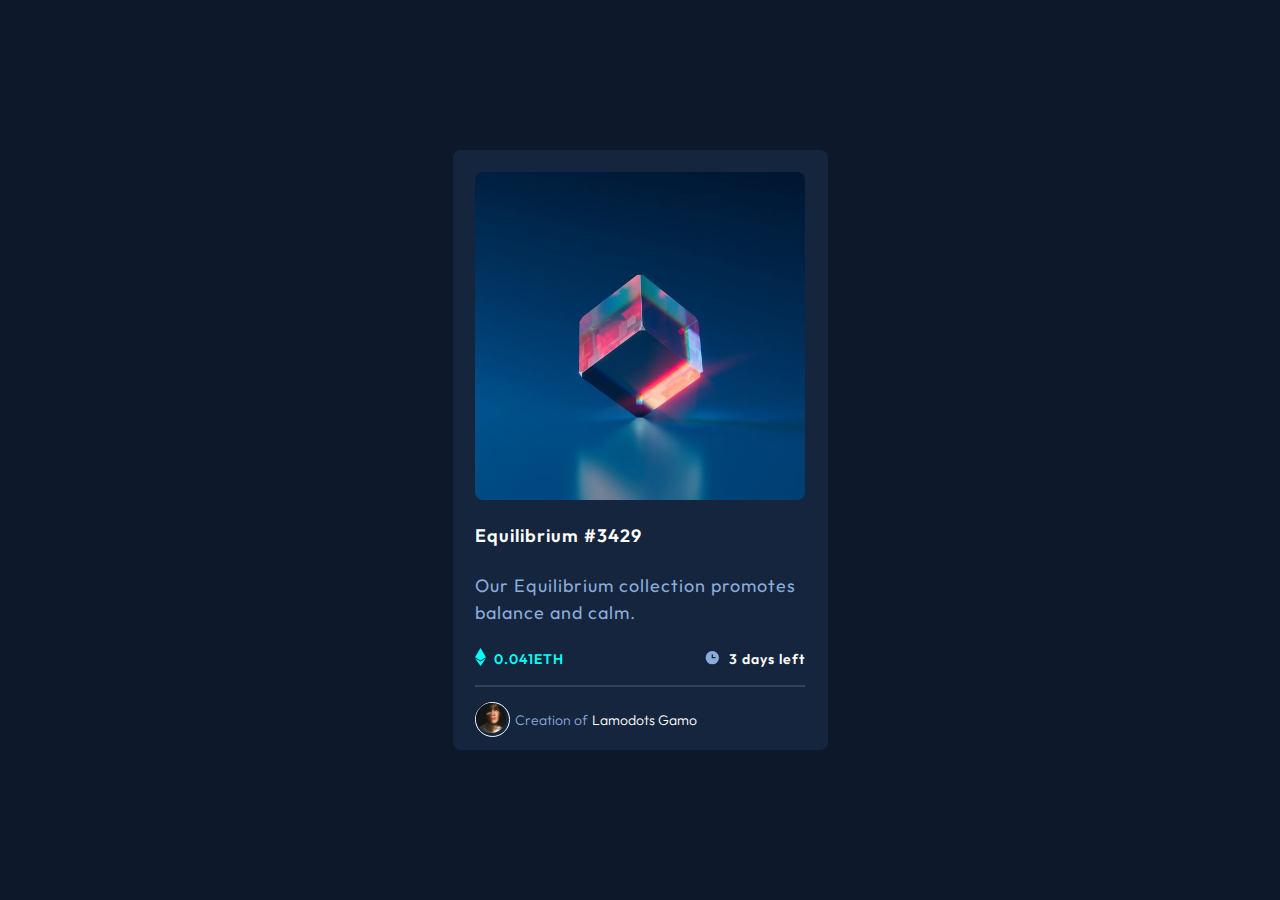
<file: index.html>
<!DOCTYPE html>
<html lang="en">
<head>
    <meta charset="UTF-8">
    <meta http-equiv="X-UA-Compatible" content="IE=edge">
    <meta name="viewport" content="width=device-width, initial-scale=1.0">
    <title>NFT Preview Card</title>
    <link rel="preconnect" href="https://fonts.googleapis.com">
<link rel="preconnect" href="https://fonts.gstatic.com" crossorigin>
<link href="https://fonts.googleapis.com/css2?family=Outfit:wght@300;400;600&family=Poppins:ital,wght@0,100;0,200;0,300;0,400;0,500;0,600;0,700;0,800;0,900;1,100&display=swap" rel="stylesheet">
<link rel="stylesheet" href="css/style.css">
<link rel="shortcut icon" href="images/favicon-32x32.png" type="image/x-icon">
</head>
<body>
    <div class="main">
    <div class="card_container">
        <div class="card_content">
            <span class=view_icon>
                <img src="images/icon-view.svg" alt="Nft view icon">
            </span>
            <div class="ntf_content">
                <img src="images/image-equilibrium.jpg" alt="Etherium Equilibrium">
            </div>
            
        <div class="equili_container">
            <h1>
                <a href="#">
                <span class="heading">Equilibrium <span>#3429</span></span>
                </a>
                <span class="equitext">
                    Our Equilibrium collection promotes balance and calm.
                </span>
            </h1>
        </div>
            <div class="eth_price_container">
                <div class="ethprice">
                <span class="eth_icon">
                    <img src="images/icon-ethereum.svg" alt="etherum icon">
                </span>
                <span class="eth_value">0.041<span>ETH</span></span>

                </div>
                <div class="timer">
                    <span class="time_icon"><img src="images/icon-clock.svg" alt="Etherum sales days left"></span>
                    <span class="count_down">3 days left</span>
                </div>
            </div>
            <div class="line"></div>
            <div class="avarter_container">
                <div class="avarter_icon"><img src="images/image-avatar.png" alt="creator_image"></div>
                <div class="name_on_averter">
                    <span class="creator">Creation of</span> <span class="creator_name">Lamodots Gamo</span>
                </div>
            </div>
          
        </div>
    </div>
</div>
</body>
</html>
</file>
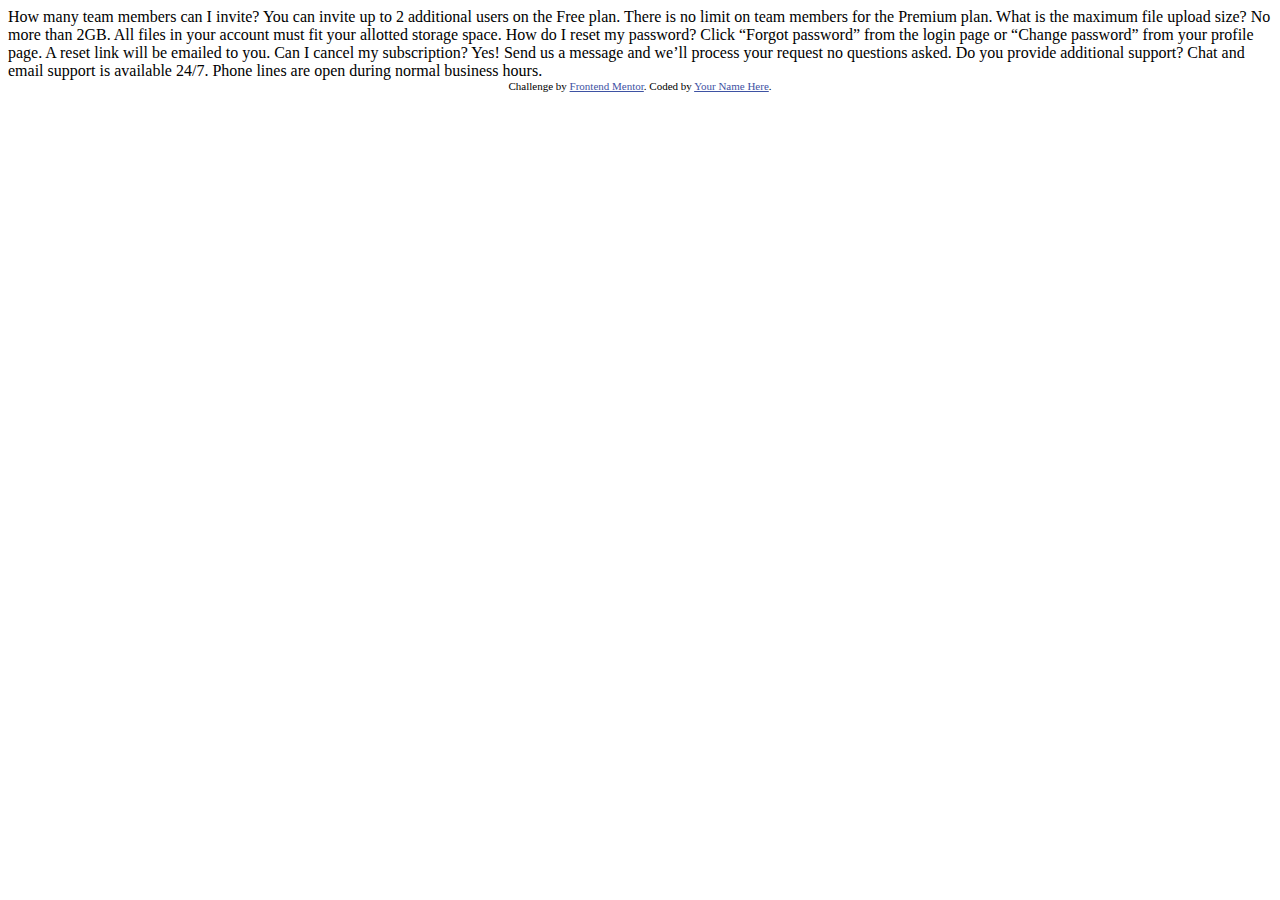
<file: faq-accordion-card-main/index.html>
<!DOCTYPE html>
<html lang="en">
<head>
  <meta charset="UTF-8">
  <meta name="viewport" content="width=device-width, initial-scale=1.0"> <!-- displays site properly based on user's device -->

  <link rel="icon" type="image/png" sizes="32x32" href="./images/favicon-32x32.png">
  
  <title>Frontend Mentor | FAQ Accordion Card</title>

  <!-- Feel free to remove these styles or customise in your own stylesheet 👍 -->
  <style>
    .attribution { font-size: 11px; text-align: center; }
    .attribution a { color: hsl(228, 45%, 44%); }
  </style>
</head>
<body>
  How many team members can I invite?
  You can invite up to 2 additional users on the Free plan. There is no limit on 
  team members for the Premium plan.

  What is the maximum file upload size?
  No more than 2GB. All files in your account must fit your allotted storage space.

  How do I reset my password?
  Click “Forgot password” from the login page or “Change password” from your profile page.
  A reset link will be emailed to you.

  Can I cancel my subscription?
  Yes! Send us a message and we’ll process your request no questions asked.

  Do you provide additional support?
  Chat and email support is available 24/7. Phone lines are open during normal business hours.

  <div class="attribution">
    Challenge by <a href="https://www.frontendmentor.io?ref=challenge" target="_blank">Frontend Mentor</a>. 
    Coded by <a href="#">Your Name Here</a>.
  </div>
</body>
</html>
</file>
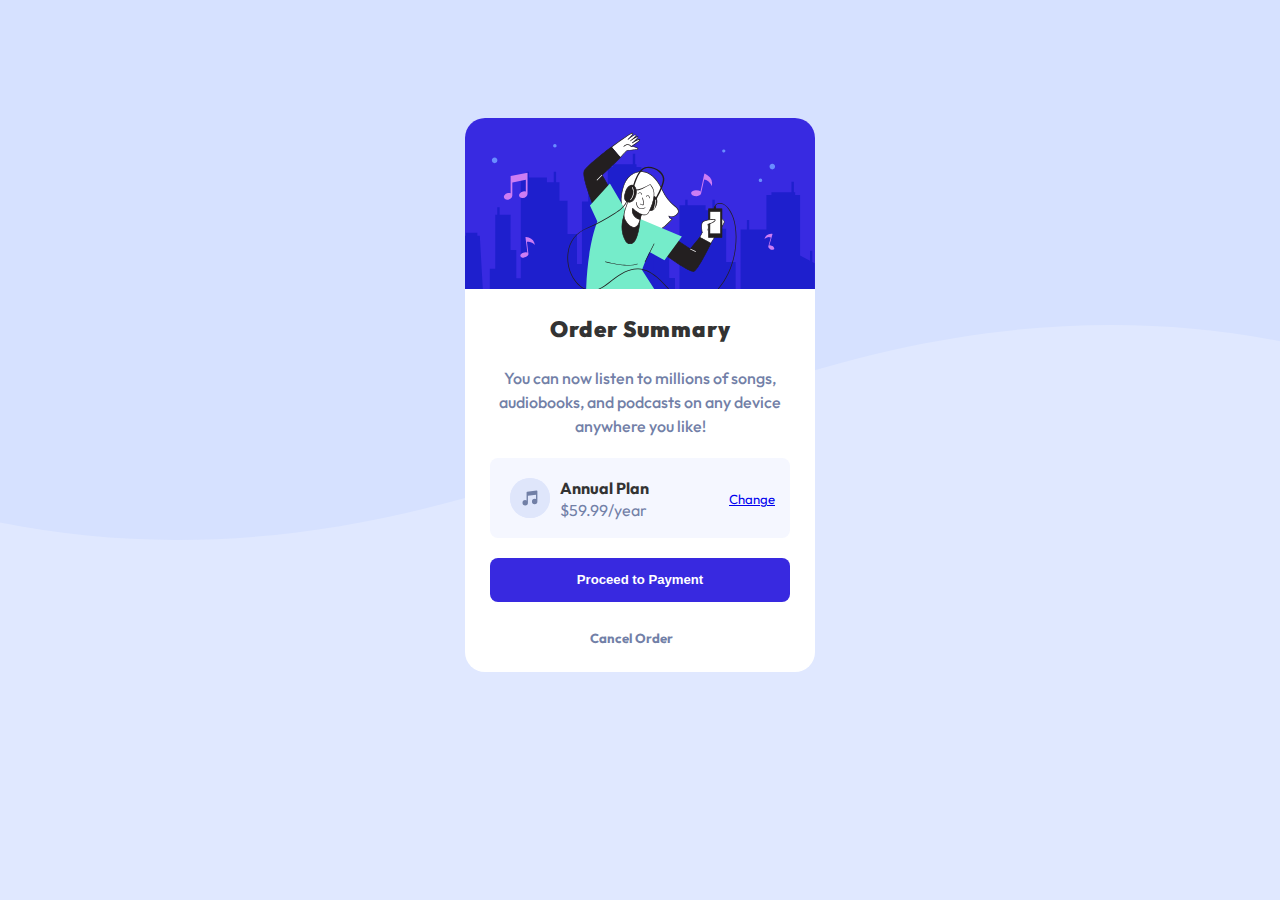
<file: Order summary component/index.html>
<!DOCTYPE html>
<html lang="en">
<head>
  <meta charset="UTF-8">
  <meta http-equiv="X-UA-Compatible" content="IE=edge">
  <meta name="viewport" content="width=device-width, initial-scale=1.0">
  <title>Lamodot | Order summary card</title>
  <link rel="icon" type="image/png" sizes="32x32" href="./images/favicon-32x32.png">
  <link rel="stylesheet" href="./css/style.css">
</head>
<body>
  <div class="main_container">
  <!--Card Container-->
  <div class="container">
    <!--Card Wrapper-->
        <div class="wrapper">
          <!--image_container-->
              <div class="illus_container">
                <img src="./images/illustration-hero.svg" alt="">
              </div>
              <h1>Order Summary</h1>
              <p>You can now listen to millions of songs, audiobooks, and podcasts on any device anywhere you like!</p>
              <div class="plan_container">
                  <span class="music_icon">
                    <img src="./images/icon-music.svg" alt="">
                  </span>
                  <span class="price">
                    <h4>Annual Plan</h4>
                    <span>$59.99/year</span>
                  </span>
                  <span class="change">
                    <a href="#">Change</a>
                  </span>
              </div>
              <button type="submit" class="payment">Proceed to Payment</button>
              <span class="cancel"><a href="#" >Cancel Order</a></span>

          </div><!--Card Wrapper End-->
  </div> <!--Card Container End-->
</div>
</body>
</html>
</file>
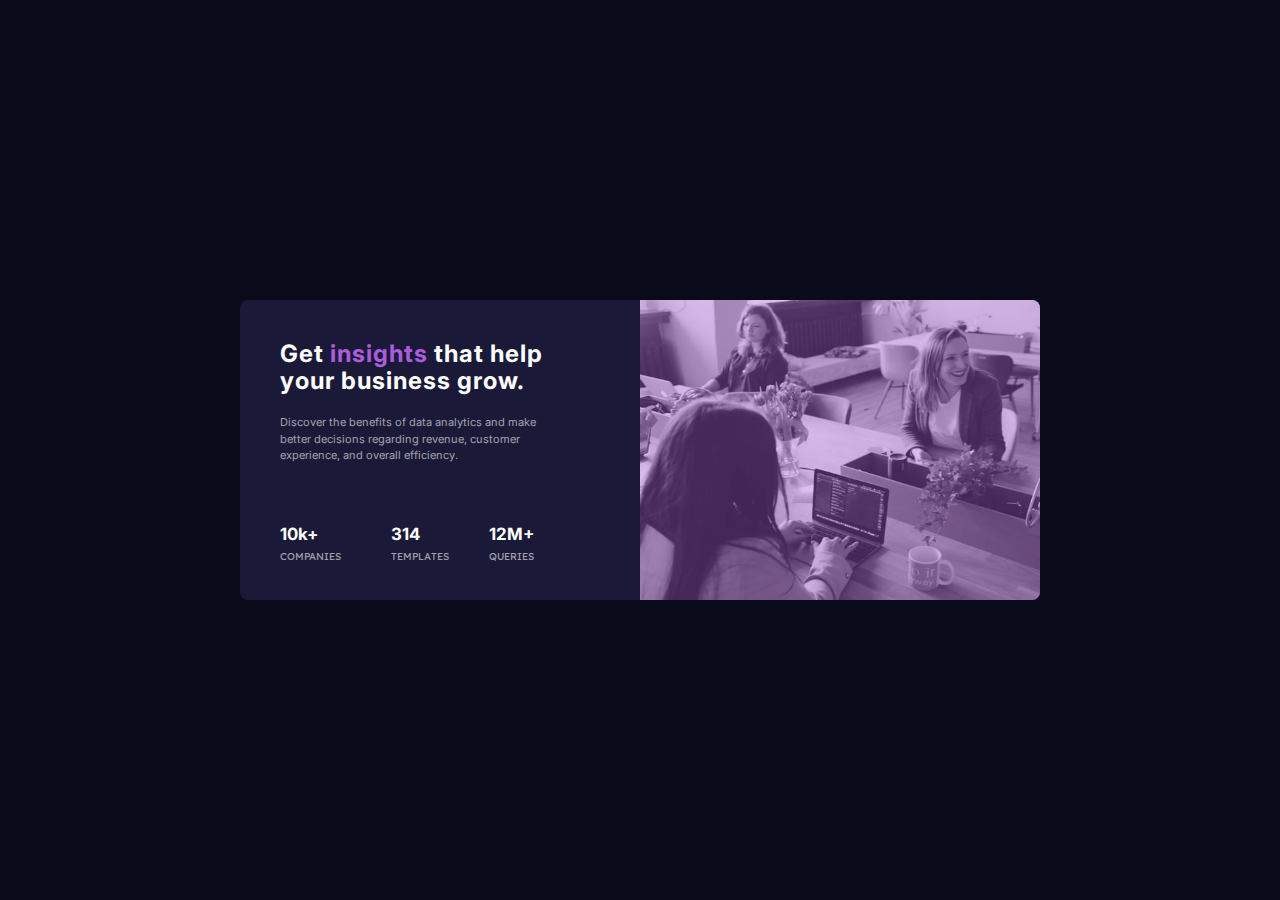
<file: stats-preview-card-component-main/index.html>
<!DOCTYPE html>
<html lang="en">
<head>
    <meta charset="UTF-8">
    <meta http-equiv="X-UA-Compatible" content="IE=edge">
    <meta name="viewport" content="width=device-width, initial-scale=1.0">
    <title>Lamodots | Stats preview card component</title>
    <link rel="shortcut icon" href="./images/favicon-32x32.png" type="image/x-icon">
    <link rel="stylesheet" href="./css/style.css">
    <link href="https://fonts.googleapis.com/css2?family=Inter:wght@400;700&display=swap" rel="stylesheet">
    <link rel="preconnect" href="https://fonts.googleapis.com">
<link rel="preconnect" href="https://fonts.gstatic.com" crossorigin>
<link href="https://fonts.googleapis.com/css2?family=Lexend+Deca&display=swap" rel="stylesheet">
</head>
<body>
    <div class="container">
        <div class="wrapper">
            <div class="stat_illus"><!--star illustration start-->
                <img src="./images/image-header-desktop.jpg" alt="company stats">
            </div><!--star illustration end-->
            <div class="stat_body">
                <h2>Get <span>insights</span> that help your business grow.
                </h2>
                <p>Discover the benefits of data analytics and make better decisions regarding revenue, customer 
                    experience, and overall efficiency.</p>
                    <div class="comapnies">
                        <span class="comp"> 10k+ <span>
                            companies</span>

                        </span>
                        <span class="temp">
                           <span class="tmp"> 314 </span>
                            <span>
                            templates
                        </span>

                        </span>
                        <span class="quer"> 
                           <span class="qu">12M+</span>  
                            <span>
                             queries
                            </span>
                            </span>
                    </div>
            </div>
           
        </div>
    </div>
</body>
</html>
</file>
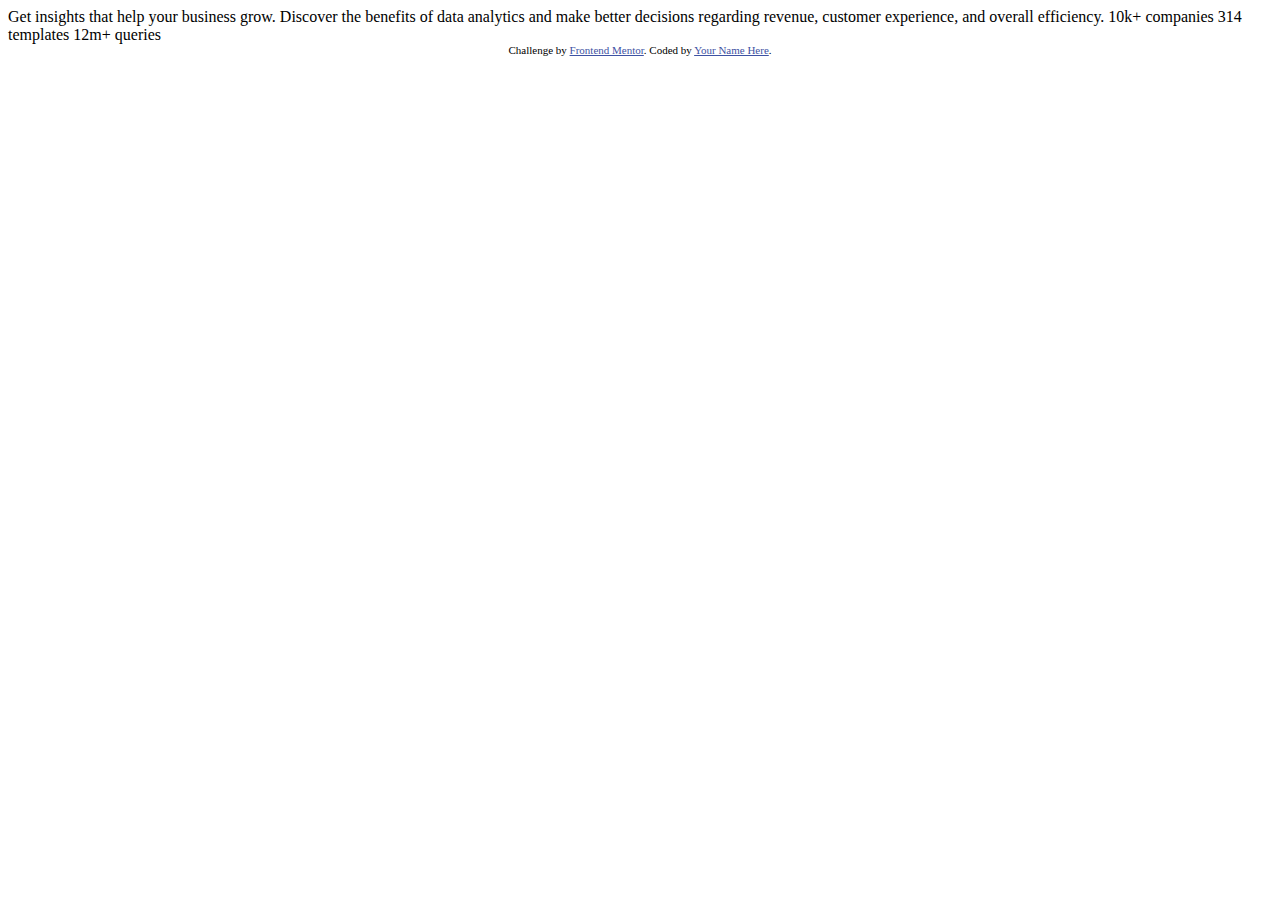
<file: stats-preview-card-component-main/index1.html>
<!DOCTYPE html>
<html lang="en">
<head>
  <meta charset="UTF-8">
  <meta name="viewport" content="width=device-width, initial-scale=1.0"> <!-- displays site properly based on user's device -->

  <link rel="icon" type="image/png" sizes="32x32" href="./images/favicon-32x32.png">
  
  <title>Frontend Mentor | Stats preview card component</title>

  <!-- Feel free to remove these styles or customise in your own stylesheet 👍 -->
  <style>
    .attribution { font-size: 11px; text-align: center; }
    .attribution a { color: hsl(228, 45%, 44%); }
  </style>
</head>
<body>

  Get insights that help your business grow.

  Discover the benefits of data analytics and make better decisions regarding revenue, customer 
  experience, and overall efficiency.

  10k+ companies
  314 templates
  12m+ queries

  <div class="attribution">
    Challenge by <a href="https://www.frontendmentor.io?ref=challenge" target="_blank">Frontend Mentor</a>. 
    Coded by <a href="#">Your Name Here</a>.
  </div>
</body>
</html>
</file>
<file: css/style.css>
* {
  margin: 0;
  padding: 0;
  -webkit-box-sizing: border-box;
          box-sizing: border-box;
}

body {
  background-color: #0d192b;
}

@media screen and (max-width: 1440px) {
  .main {
    background-color: #0d192b;
    height: 100vh;
    display: -webkit-box;
    display: -ms-flexbox;
    display: flex;
    -webkit-box-pack: center;
        -ms-flex-pack: center;
            justify-content: center;
    -webkit-box-align: center;
        -ms-flex-align: center;
            align-items: center;
  }
  .card_container {
    width: 375px;
    max-width: 375px;
    height: 600px;
    background-color: #14253d;
    border-radius: 8px;
  }
  .card_content {
    width: 330px;
    border-radius: 8px;
    padding-top: 22px;
    margin: auto;
  }
  .view_icon {
    display: none;
    position: absolute;
    top: 29%;
    left: 48.8%;
    width: 40px;
  }
  .view_icon img {
    width: 40px;
  }
  .ntf_content {
    width: 330px;
    max-width: 330px;
    height: 328px;
    border-radius: 8px;
    cursor: pointer;
  }
  .ntf_content:active {
    background-color: #00fff7;
  }
  .ntf_content img {
    width: 330px;
    height: 328px;
    max-width: 330px;
    border-radius: 8px;
  }
  .ntf_content img:active {
    background-color: #00fff7;
    opacity: 0.3;
  }
  .equili_container {
    width: 330px;
  }
  .equili_container a {
    text-decoration: none;
    text-transform: capitalize;
    color: white;
    font-size: 18px;
    font-family: "Outfit", sans-serif;
    font-weight: 600;
    line-height: 1.5;
    letter-spacing: 1px;
  }
  .equili_container a:active {
    color: #00fff7;
  }
  .heading {
    display: block;
    line-height: 4;
  }
  .equitext {
    font-size: 18px;
    display: block;
    font-family: "Outfit", sans-serif;
    font-weight: 400;
    color: #8bacda;
    line-height: 1.5;
    letter-spacing: 1px;
  }
  .eth_price_container {
    width: 330px;
    display: -webkit-box;
    display: -ms-flexbox;
    display: flex;
    -webkit-box-pack: justify;
        -ms-flex-pack: justify;
            justify-content: space-between;
    -webkit-box-align: center;
        -ms-flex-align: center;
            align-items: center;
    padding-top: 22px;
  }
  .ethprice {
    display: -webkit-box;
    display: -ms-flexbox;
    display: flex;
    -webkit-box-pack: justify;
        -ms-flex-pack: justify;
            justify-content: space-between;
    -webkit-box-align: center;
        -ms-flex-align: center;
            align-items: center;
  }
  .eth_value {
    color: #00fff7;
    font-family: "Outfit", sans-serif;
    font-size: 14px;
    font-weight: 600;
    letter-spacing: 1px;
    padding-left: 8px;
    cursor: pointer;
  }
  .timer {
    display: block;
    display: -webkit-box;
    display: -ms-flexbox;
    display: flex;
    -webkit-box-pack: justify;
        -ms-flex-pack: justify;
            justify-content: space-between;
    -webkit-box-align: center;
        -ms-flex-align: center;
            align-items: center;
  }
  .count_down {
    color: white;
    font-family: "Outfit", sans-serif;
    font-size: 14px;
    font-weight: 600;
    letter-spacing: 1px;
    padding-left: 8px;
  }
  .line {
    width: 330px;
    margin: 15px auto;
    background-color: #2f415b;
    height: 2px;
  }
  .avarter_container {
    width: 330px;
    display: -webkit-box;
    display: -ms-flexbox;
    display: flex;
    -webkit-box-align: center;
        -ms-flex-align: center;
            align-items: center;
  }
  .avarter_icon {
    width: 35px;
    height: 35px;
    object-fit: cover;
    -o-object-fit: cover;
    object-position: center;
    -o-object-position: center;
    border: 1px solid white;
    border-radius: 50px;
  }
  .avarter_icon img {
    width: 30px;
    height: 30px;
    object-position: center;
    -o-object-position: center;
  }
  .name_on_averter {
    padding-left: 5px;
  }
  .creator {
    color: #8bacda;
    font-size: 14px;
    font-family: "Outfit", sans-serif;
    font-weight: 300;
  }
  .creator_name {
    font-size: 14px;
    font-family: "Outfit", sans-serif;
    color: white;
    font-weight: 300;
  }
}
/*# sourceMappingURL=style.css.map */
</file>
<file: Order summary component/css/style.css>
@import url("https://fonts.googleapis.com/css2?family=Outfit:wght@300;400;600&family=Poppins:wght@500;700;900&family=Red+Hat+Display:wght@500;700;900&display=swap");
* {
  margin: 0;
  padding: 0;
  -webkit-box-sizing: border-box;
          box-sizing: border-box;
}

@media screen and (max-width: 1440px) {
  body {
    font-family: "Outfit", sans-serif;
    background-color: #e0e8ff;
  }
  .main_container {
    display: -webkit-box;
    display: -ms-flexbox;
    display: flex;
    -webkit-box-pack: center;
        -ms-flex-pack: center;
            justify-content: center;
    -webkit-box-align: center;
        -ms-flex-align: center;
            align-items: center;
    background-image: url(../images/pattern-background-desktop.svg);
    background-repeat: no-repeat;
    background-size: cover;
    background-position: center;
    width: 100%;
    height: 60vh;
    padding-top: 250px;
  }
  .container {
    max-width: 375px;
    width: 375px;
    background-color: #ffffff;
    border-radius: 20px;
  }
  .wrapper {
    width: 100%;
    max-width: 100%;
  }
  .illus_container {
    width: 100%;
    max-width: 100%;
    border-radius: 20px;
    -o-object-fit: cover;
       object-fit: cover;
    -o-object-position: center;
       object-position: center;
  }
  .illus_container img {
    width: 100%;
    max-width: 100%;
    -o-object-position: center;
       object-position: center;
    -o-object-fit: cover;
       object-fit: cover;
    border-top-left-radius: 20px;
    border-top-right-radius: 20px;
    border: none;
  }
  h1 {
    font-size: 22.13px;
    font-weight: 900;
    font-family: "Outfit", sans-serif;
    text-transform: capitalize;
    line-height: 1.5;
    letter-spacing: 1px;
    text-align: center;
    margin: 20px 0;
    color: #333;
  }
  p {
    text-align: center;
    font-size: 16px;
    width: 320px;
    margin: 0 auto;
    font-family: "Outfit", sans-serif;
    font-weight: 500;
    line-height: 1.5;
    color: #7280a7;
  }
  .plan_container {
    background-color: #f5f7ff;
    max-width: 320px;
    width: 320px;
    height: 80px;
    max-height: 80px;
    margin: 20px auto;
    border-radius: 8px;
    display: -webkit-box;
    display: -ms-flexbox;
    display: flex;
    -webkit-box-align: center;
        -ms-flex-align: center;
            align-items: center;
  }
  .music_icon {
    background-color: #e0e8ff;
    width: 40px;
    height: 40px;
    border-radius: 50px;
    margin-left: 20px;
  }
  .music_icon img {
    width: 40px;
    height: 40px;
  }
  .price {
    margin-left: 10px;
  }
  .price span {
    color: #7280a7;
    font-weight: 16px;
  }
  .price h4 {
    font-size: 16px;
    font-weight: 700;
    line-height: 1.5;
    font-family: "Outfit", sans-serif;
    color: #333;
  }
  .change {
    margin-left: 80px;
  }
  .change a {
    font-size: 13.17px;
  }
  .change a:hover {
    text-decoration: none;
    cursor: pointer;
  }
  button {
    display: block;
    padding: 12px;
    border: none;
    width: 330px;
    max-width: 330px;
    margin: 0 auto;
    border-radius: 8px;
    line-height: 1.5;
    background-color: #3829e0;
    color: #ffffff;
    font-weight: 900;
    font-size: 13.17px;
  }
  button:hover {
    background-color: #7280a7;
    cursor: pointer;
  }
  .cancel {
    display: block;
    width: 100px;
    margin: 25px auto;
  }
  .cancel a {
    color: #7280a7;
    font-size: 13.17px;
    font-weight: 700;
    font-family: "Outfit", sans-serif;
    text-decoration: none;
  }
  .cancel a:hover {
    color: #333;
  }
}

@media screen and (max-width: 1440px) {
  body {
    font-family: "Outfit", sans-serif;
    background-color: #e0e8ff;
  }
  .main_container {
    display: -webkit-box;
    display: -ms-flexbox;
    display: flex;
    -webkit-box-pack: center;
        -ms-flex-pack: center;
            justify-content: center;
    -webkit-box-align: center;
        -ms-flex-align: center;
            align-items: center;
    background-image: url(../images/pattern-background-desktop.svg);
    background-repeat: no-repeat;
    background-size: cover;
    background-position: center;
    width: 100%;
    height: 60vh;
    padding-top: 250px;
  }
  .container {
    max-width: 350px;
    width: 350px;
    background-color: #ffffff;
    border-radius: 20px;
  }
  .wrapper {
    width: 100%;
    max-width: 100%;
  }
  .illus_container {
    width: 100%;
    max-width: 100%;
    border-radius: 20px;
    -o-object-fit: cover;
       object-fit: cover;
    -o-object-position: center;
       object-position: center;
  }
  .illus_container img {
    width: 100%;
    max-width: 100%;
    -o-object-position: center;
       object-position: center;
    -o-object-fit: cover;
       object-fit: cover;
    border-top-left-radius: 20px;
    border-top-right-radius: 20px;
    border: none;
  }
  h1 {
    font-size: 22.13px;
    font-weight: 900;
    font-family: "Outfit", sans-serif;
    text-transform: capitalize;
    line-height: 1.5;
    letter-spacing: 1px;
    text-align: center;
    margin: 20px 0;
    color: #333;
  }
  p {
    text-align: center;
    font-size: 16px;
    margin: 0 auto;
    font-family: "Outfit", sans-serif;
    font-weight: 500;
    line-height: 1.5;
    color: #7280a7;
  }
  .plan_container {
    background-color: #f5f7ff;
    max-width: 300px;
    width: 300px;
    height: 80px;
    max-height: 80px;
    margin: 20px auto;
    border-radius: 8px;
    display: -webkit-box;
    display: -ms-flexbox;
    display: flex;
    -webkit-box-align: center;
        -ms-flex-align: center;
            align-items: center;
  }
  .music_icon {
    background-color: #e0e8ff;
    width: 40px;
    height: 40px;
    border-radius: 50px;
    margin-left: 20px;
  }
  .music_icon img {
    width: 40px;
    height: 40px;
  }
  .price {
    margin-left: 10px;
  }
  .price span {
    color: #7280a7;
    font-weight: 16px;
  }
  .price h4 {
    font-size: 16px;
    font-weight: 700;
    line-height: 1.5;
    font-family: "Outfit", sans-serif;
    color: #333;
  }
  .change {
    margin-left: 80px;
  }
  .change a {
    font-size: 13.17px;
  }
  .change a:hover {
    text-decoration: none;
    cursor: pointer;
  }
  button {
    display: block;
    padding: 12px;
    border: none;
    width: 300px;
    max-width: 330px;
    margin: 0 auto;
    border-radius: 8px;
    line-height: 1.5;
    background-color: #3829e0;
    color: #ffffff;
    font-weight: 900;
    font-size: 13.17px;
  }
  button:hover {
    background-color: #7280a7;
    cursor: pointer;
  }
  .cancel {
    display: block;
    width: 100px;
    margin: 25px auto;
  }
  .cancel a {
    color: #7280a7;
    font-size: 13.17px;
    font-weight: 700;
    font-family: "Outfit", sans-serif;
    text-decoration: none;
  }
  .cancel a:hover {
    color: #333;
  }
}
/*# sourceMappingURL=style.css.map */
</file>
<file: stats-preview-card-component-main/css/style.css>
@media screen and (max-width: 1440px) {
  * {
    margin: 0;
    padding: 0;
    -webkit-box-sizing: border-box;
            box-sizing: border-box;
  }
  body {
    background-color: #090b1a;
  }
  .container {
    background-color: #090b1a;
    width: 100%;
    height: 100vh;
    display: -webkit-box;
    display: -ms-flexbox;
    display: flex;
    -webkit-box-pack: center;
        -ms-flex-pack: center;
            justify-content: center;
    -webkit-box-align: center;
        -ms-flex-align: center;
            align-items: center;
  }
  .wrapper {
    background-color: #1b1938;
    width: 800px;
    height: 300px;
    display: -webkit-box;
    display: -ms-flexbox;
    display: flex;
    border-radius: 8px;
  }
  .stat_illus {
    width: 400px;
    height: 300px;
    background-color: #aa5cdb;
    -webkit-box-ordinal-group: 2;
        -ms-flex-order: 1;
            order: 1;
    border-top-right-radius: 8px;
    border-bottom-right-radius: 8px;
  }
  .stat_illus img {
    width: 400px;
    height: 300px;
    border-top-right-radius: 8px;
    border-bottom-right-radius: 8px;
    opacity: 0.6;
  }
  .stat_body {
    width: 400px;
    border-radius: 8px;
  }
  h2 {
    font-size: 24.03px;
    font-family: "Inter", sans-serif;
    font-weight: 700;
    width: 320px;
    padding-top: 40px;
    padding-left: 40px;
    line-height: 1.125;
    color: white;
    letter-spacing: 1px;
  }
  h2 span {
    color: #aa5cdb;
  }
  p {
    padding-left: 40px;
    line-height: 1.5;
    padding-top: 20px;
    font-size: 11px;
    width: 320px;
    font-family: "Inter", sans-serif;
    font-weight: 400;
    color: rgba(255, 255, 255, 0.6);
  }
  .comapnies {
    width: 260px;
    margin: 60px 40px;
    display: -webkit-box;
    display: -ms-flexbox;
    display: flex;
    -ms-flex-pack: distribute;
        justify-content: space-around;
    -webkit-box-align: center;
        -ms-flex-align: center;
            align-items: center;
  }
  .comp {
    font-weight: 700;
    font-family: "Inter", sans-serif;
    font-size: 16.88px;
    color: white;
    padding-right: 30px;
  }
  .comp span {
    color: rgba(255, 255, 255, 0.6);
    font-size: 10px;
    text-transform: uppercase;
    font-weight: 400;
    font-family: "Lexend Deca", sans-serif;
  }
  .temp {
    font-weight: 700;
    font-family: "Inter", sans-serif;
    font-size: 16.88px;
    color: white;
    padding-left: 20px;
  }
  .temp .tmp {
    font-weight: 700;
    font-family: "Inter", sans-serif;
    font-size: 16.88px;
    color: white;
  }
  .temp span {
    color: rgba(255, 255, 255, 0.6);
    font-size: 10px;
    text-transform: uppercase;
    font-weight: 400;
    font-family: "Lexend Deca", sans-serif;
  }
  .quer {
    font-weight: 700;
    font-family: "Inter", sans-serif;
    font-size: 16.88px;
    color: white;
    padding-left: 40px;
  }
  .quer .qu {
    font-weight: 700;
    font-family: "Inter", sans-serif;
    font-size: 16.88px;
    color: white;
  }
  .quer span {
    color: rgba(255, 255, 255, 0.6);
    font-size: 10px;
    text-transform: uppercase;
    font-weight: 400;
    font-family: "Lexend Deca", sans-serif;
  }
}

@media only screen and (max-width: 375px) {
  * {
    margin: 0;
    padding: 0;
    -webkit-box-sizing: border-box;
            box-sizing: border-box;
  }
  body {
    background-color: #090b1a;
  }
  .container {
    background-color: #090b1a;
    width: 100%;
    height: 100vh;
    display: -webkit-box;
    display: -ms-flexbox;
    display: flex;
    -webkit-box-pack: center;
        -ms-flex-pack: center;
            justify-content: center;
  }
  .wrapper {
    width: 320px;
    height: 585px;
    display: -webkit-box;
    display: -ms-flexbox;
    display: flex;
    -webkit-box-orient: vertical;
    -webkit-box-direction: normal;
        -ms-flex-direction: column;
            flex-direction: column;
    border-radius: 8px;
  }
  .stat_illus {
    width: 320px;
    height: 200px;
    margin: 0 auto;
    background-color: #aa5cdb;
    border-top-right-radius: 8px;
    border-top-left-radius: 8px;
    border-bottom-right-radius: 0;
  }
  .stat_illus img {
    width: 320px;
    height: 200px;
    border-top-right-radius: 8px;
    border-top-left-radius: 8px;
    border-bottom-right-radius: 0;
    opacity: 0.6;
  }
  .stat_body {
    width: 320px;
    border-top-right-radius: 0;
    border-top-left-radius: 0;
    -webkit-box-ordinal-group: 3;
        -ms-flex-order: 2;
            order: 2;
  }
  h2 {
    font-size: 24.03px;
    font-family: "Inter", sans-serif;
    font-weight: 700;
    padding-right: 20px;
    padding-top: 40px;
    width: 300px;
    text-align: center;
    line-height: 1.125;
    color: white;
    letter-spacing: 1px;
  }
  h2 span {
    color: #aa5cdb;
  }
  p {
    line-height: 1.5;
    padding-top: 10px;
    font-size: 13px;
    width: 300px;
    text-align: center;
    margin: 0 auto;
    font-family: "Inter", sans-serif;
    font-weight: 400;
    color: rgba(255, 255, 255, 0.6);
    padding-right: 30px;
  }
  .comapnies {
    width: 260px;
    margin: 20px auto;
    display: -webkit-box;
    display: -ms-flexbox;
    display: flex;
    -webkit-box-orient: vertical;
    -webkit-box-direction: normal;
        -ms-flex-direction: column;
            flex-direction: column;
    -webkit-box-align: center;
        -ms-flex-align: center;
            align-items: center;
    padding-left: 30px;
  }
  .comp {
    font-weight: 700;
    font-family: "Inter", sans-serif;
    font-size: 16.88px;
    color: white;
    padding-right: 30px;
    display: block;
    text-align: center;
  }
  .comp span {
    color: rgba(255, 255, 255, 0.6);
    font-size: 10px;
    text-transform: uppercase;
    font-weight: 400;
    font-family: "Lexend Deca", sans-serif;
    display: block;
  }
  .temp {
    padding-right: 30px;
    display: block;
    margin: 10px auto;
  }
  .temp .tmp {
    font-weight: 700;
    font-family: "Inter", sans-serif;
    font-size: 16.88px;
    color: white;
  }
  .temp span {
    color: rgba(255, 255, 255, 0.6);
    font-size: 10px;
    text-transform: uppercase;
    font-weight: 400;
    font-family: "Lexend Deca", sans-serif;
    display: block;
    padding-right: 20px;
    text-align: center;
  }
  .quer {
    font-weight: 700;
    font-family: "Inter", sans-serif;
    font-size: 16.88px;
    color: white;
    padding-right: 50px;
    display: block;
    text-align: center;
  }
  .quer .qu {
    font-weight: 700;
    font-family: "Inter", sans-serif;
    font-size: 16.88px;
    color: white;
  }
  .quer span {
    color: rgba(255, 255, 255, 0.6);
    font-size: 10px;
    text-transform: uppercase;
    font-weight: 400;
    font-family: "Lexend Deca", sans-serif;
    display: block;
    padding-right: 20px;
    text-align: center;
  }
}
/*# sourceMappingURL=style.css.map */
</file>
